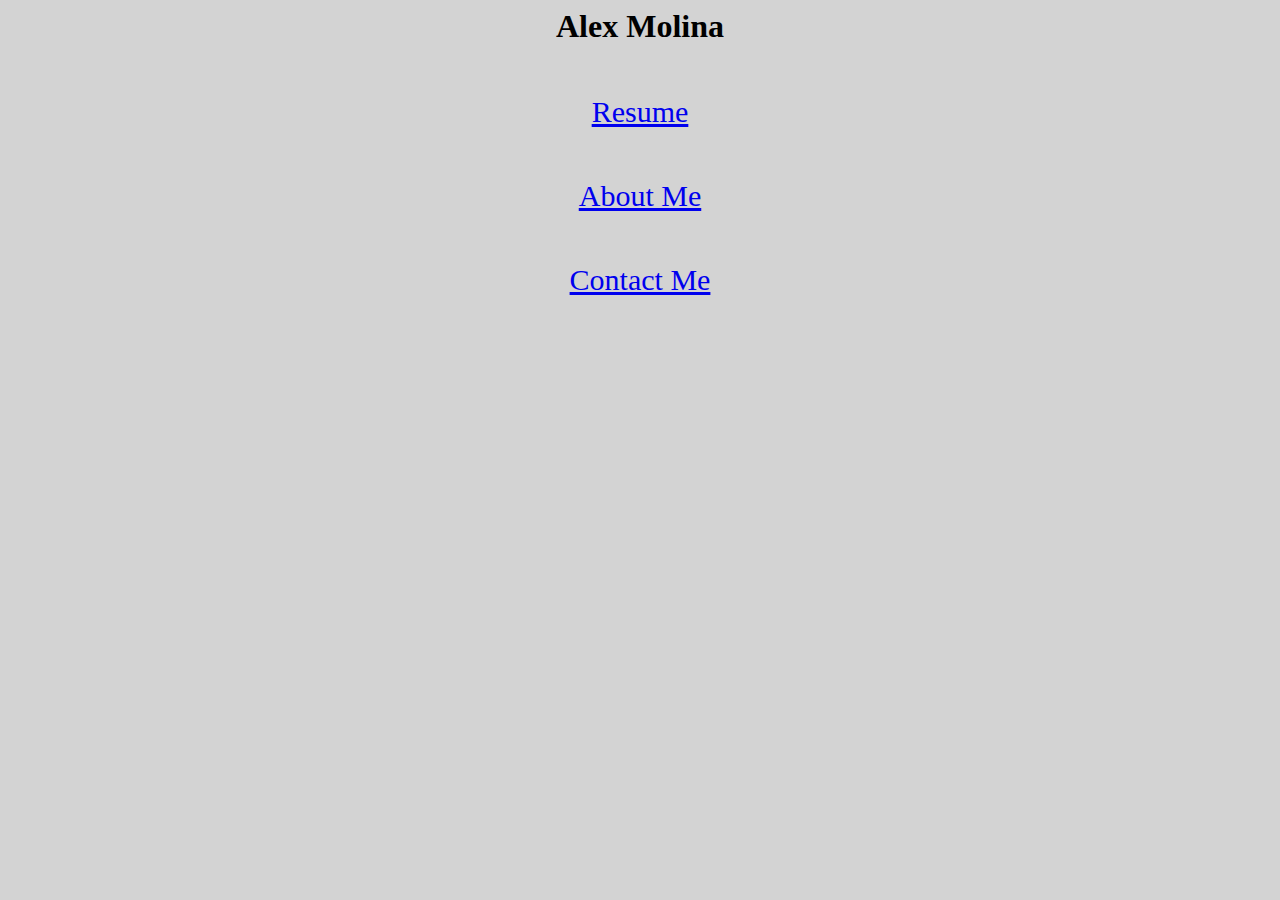
<file: index.html>
<html lang="en">
<head>
  <meta charset="UTF-8">
  <meta http-equiv="X-UA-Compatible" content="IE=edge">
  <meta name="viewport" content="width=device-width, initial-scale=1.0">
  <link rel="stylesheet" href="./Styles/styles.css">
  <title>Alex's Portfolio</title>
</head>

<body>
<h1>
  Alex Molina
</h1>
<a href="./Pages/resume.html"><p>Resume</p></a>
<a href="./Pages/about.html"><p>About Me</p></a>
<a href="./Pages/contact.html"><p>Contact Me</p></a>

</body>

</html>
</file>
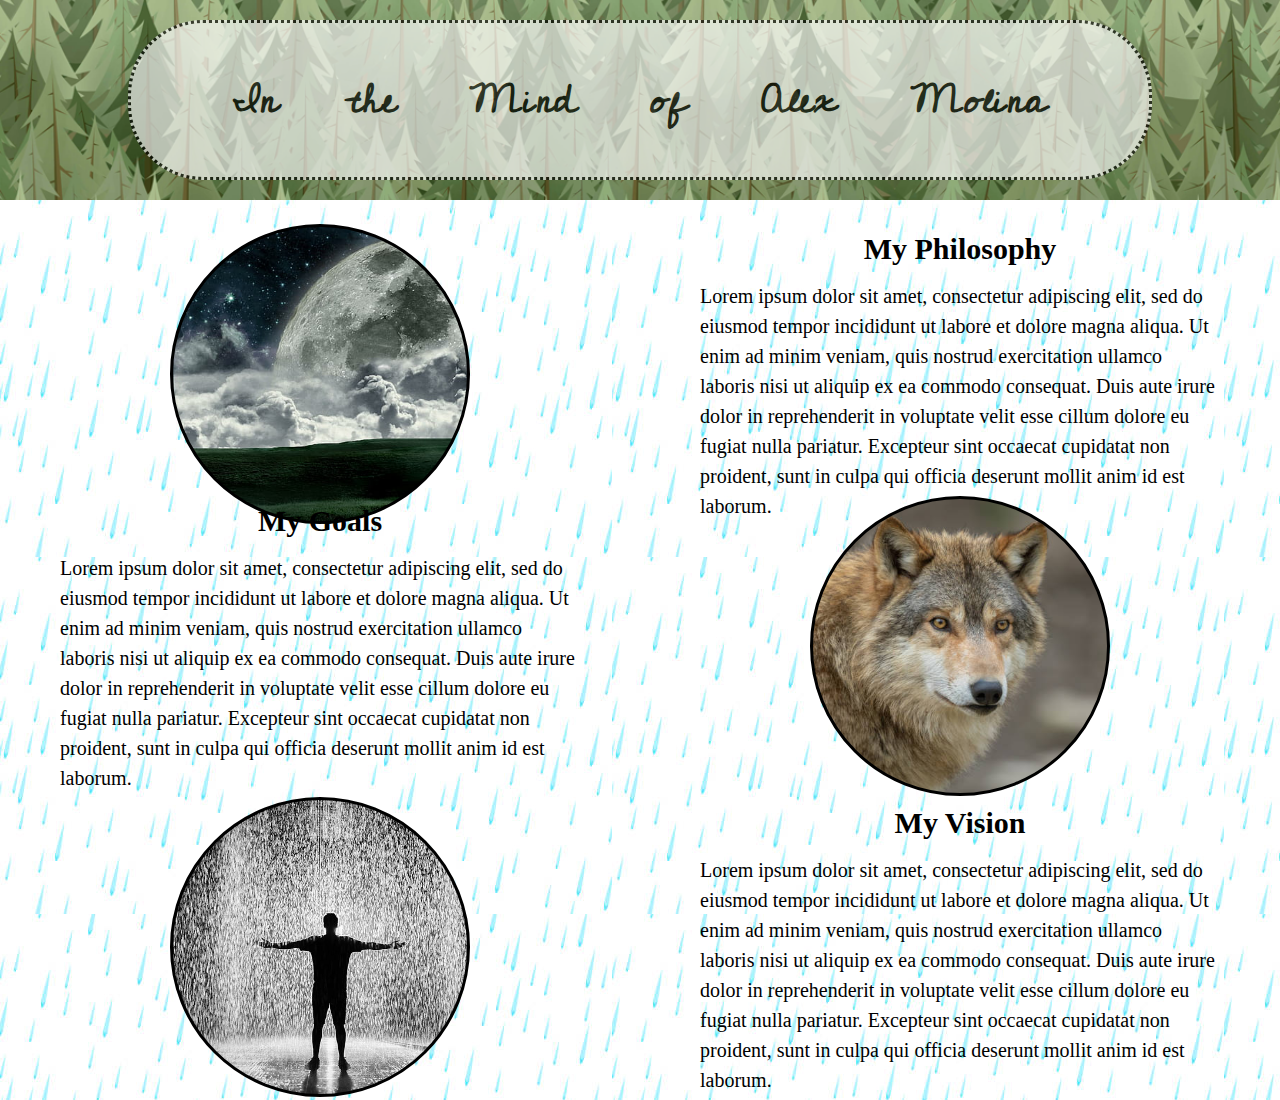
<file: about.html>
<!DOCTYPE html>
<html lang="en">
<head>
  <meta charset="UTF-8">
  <meta http-equiv="X-UA-Compatible" content="IE=edge">
  <meta name="viewport" content="width=device-width, initial-scale=1.0">
  <link rel="preconnect" href="https://fonts.googleapis.com">
  <link rel="preconnect" href="https://fonts.gstatic.com" crossorigin>
  <link href="https://fonts.googleapis.com/css2?family=Cedarville+Cursive&display=swap" rel="stylesheet">
  <link rel="stylesheet" href="reset.css">
  <link rel="stylesheet" href="about-styles.css">
  <title>About Me</title>
</head>
<body>
  <div class="main-container">
    <div class="side-banner" id="side-banner">
      <div class="side-banner-title"><span class="header-line1"><h1>In</h1></span>
        <span class="header-line2"><h1>the</h1></span>
        <span class="header-line3"><h1>Mind</h1></span>
        <span class="header-line4"><h1>of</h1></span>
        <span class="header-line5"><h1>Alex</h1></span>
        <span class="header-line6"><h1>Molina</h1></span>
      </div>
    </div>

    <div class="content-container" id="content">
      <div class="profile-pic-content-holder">
        <div class="profile-pic-container">
        <!-- <img src="./wolf about me placeholder.jpg"> -->
        </div>
      </div>

      <div class="my-philosophy-main-container">
        <div class="my-philosophy-header">
          <h2>My Philosophy</h2>
        </div>
        <div class="my-philosophy-body">
          <p>Lorem ipsum dolor sit amet, consectetur adipiscing elit, sed do eiusmod tempor incididunt ut labore et dolore magna aliqua. Ut enim ad minim veniam, quis nostrud exercitation ullamco laboris nisi ut aliquip ex ea commodo consequat. Duis aute irure dolor in reprehenderit in voluptate velit esse cillum dolore eu fugiat nulla pariatur. Excepteur sint occaecat cupidatat non proident, sunt in culpa qui officia deserunt mollit anim id est laborum.</p>
        </div>
      </div>

      <div class="my-goals-main-container">
        <div class="my-goals-header">
          <h2>My Goals</h2>
        </div>
        <div class="my-goals-body">
          <p>Lorem ipsum dolor sit amet, consectetur adipiscing elit, sed do eiusmod tempor incididunt ut labore et dolore magna aliqua. Ut enim ad minim veniam, quis nostrud exercitation ullamco laboris nisi ut aliquip ex ea commodo consequat. Duis aute irure dolor in reprehenderit in voluptate velit esse cillum dolore eu fugiat nulla pariatur. Excepteur sint occaecat cupidatat non proident, sunt in culpa qui officia deserunt mollit anim id est laborum.</p>
        </div>
      </div>

      <div class="profile-pic2-content-holder">
        <div class="profile-pic2-container">
        <!-- <img src="./wolf about me placeholder.jpg"> -->
        </div>
      </div>

      <div class="profile-pic3-content-holder">
        <div class="profile-pic3-container">
        <!-- <img src="./wolf about me placeholder.jpg"> -->
        </div>
      </div>

      <div class="my-vision-main-container">
        <div class="my-vision-header">
          <h2>My Vision</h2>
        </div>
        <div class="my-vision-body">
          <p>Lorem ipsum dolor sit amet, consectetur adipiscing elit, sed do eiusmod tempor incididunt ut labore et dolore magna aliqua. Ut enim ad minim veniam, quis nostrud exercitation ullamco laboris nisi ut aliquip ex ea commodo consequat. Duis aute irure dolor in reprehenderit in voluptate velit esse cillum dolore eu fugiat nulla pariatur. Excepteur sint occaecat cupidatat non proident, sunt in culpa qui officia deserunt mollit anim id est laborum.</p>
        </div>
      </div>
    </div>

  </div>
</body>
</html>
</file>
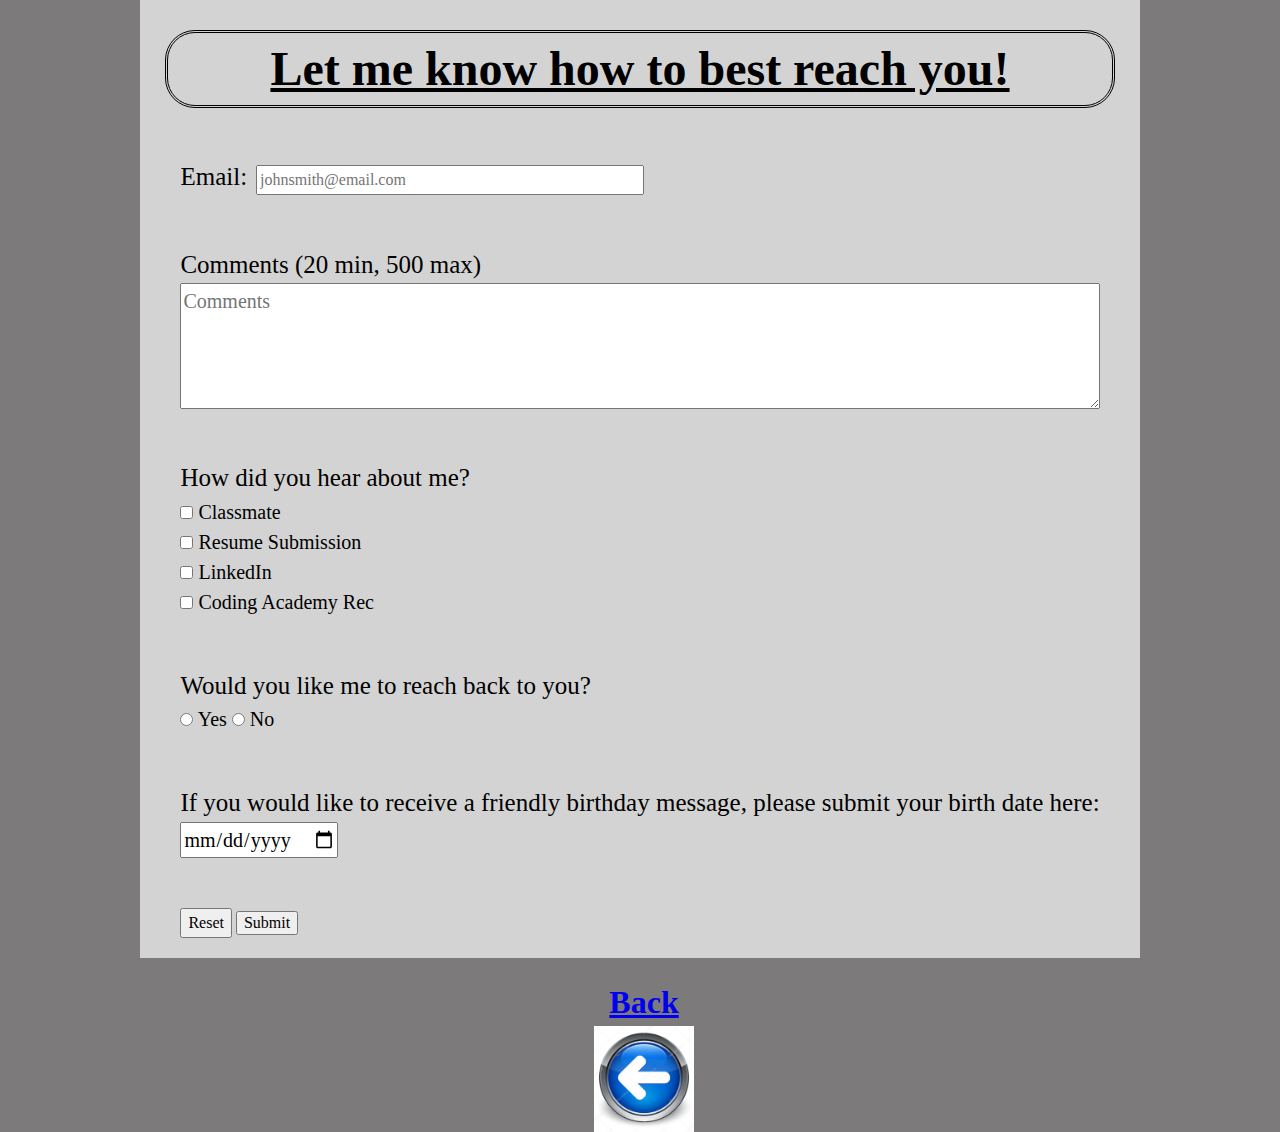
<file: contact.html>
<!DOCTYPE html>
<html lang="en">
<head>
  <meta charset="UTF-8">
  <meta http-equiv="X-UA-Compatible" content="IE=edge">
  <meta name="viewport" content="width=device-width, initial-scale=1.0">
  <link rel="stylesheet" href="./reset.css">
  <link rel="stylesheet" href="./contact-styles.css">
  <title>Contact Me!</title>
</head>
<body>
  <div class="main-container">
    <div class="banner">
      <h1>Let me know how to best reach you!</h1>
    </div>
    <div class="body-container">
      <div class="form-container">
        <form action="contactMe-results.html" method="GET" enctype="multipart/form-data">
          <div class="email">
            <label for="email" id="email-ID">Email:</label>
            <input type="text" placeholder="johnsmith@email.com" name="email" required size="40">
          </div>
          <div class="comments">
            <label for="comments">Comments (20 min, 500 max)</label>
            <textarea id="comments" placeholder="Comments" name="comments" minlength="20" maxlength="500" cols="25" rows="4"></textarea>
          </div>
          <div class="referred-checks">
            <p>How did you hear about me?</p>
            <div>
              <input type="checkbox" id="classmate" name="classmate-reference">
              <label for="classmate">Classmate</label>
            </div>
            <div>
              <input type="checkbox" id="resume" name="resume-reference">
              <label for="resume">Resume Submission</label>
            </div>
            <div>
              <input type="checkbox" id="linkedIn" name="linkedIn-reference">
              <label for="linkedIn">LinkedIn</label>
            </div>
            <div>
              <input type="checkbox" id="coding-academy-rec" name="coding-academy-rec-reference">
              <label for="coding-academy-rec">Coding Academy Rec</label>
            </div>
          </div>
          <div class="contact-back">
            <p>Would you like me to reach back to you?</p>
            <input type="radio" id="contact-back-yes" name="reply-back" value="yes">
            <label for="contact-back-yes">Yes</label>
            <input type="radio" id="contact-back-no" name="reply-back" value="no">
            <label for="contact-back-no">No</label>
          </div>
          <div class="birthday-wish">
            <p>If you would like to receive a friendly birthday message, please submit your birth date here:</p>
            <input type="date" onclick="this.showPicker()" name="birthdate">
          </div>
          <div class="submit">
            <button type="reset">Reset</button>
            <input type="submit" value="Submit">
          </div>
          <div class="go-back-link">
            <a href="index.html">
              <div class="img-container"><h1>Back</h1>
                <img src="go_back_arrow.jpg">
              </div>
            </a>
          </div>
        </form>
      </div>
    </div>
    
    

  </div>
</body>
</html>
</file>
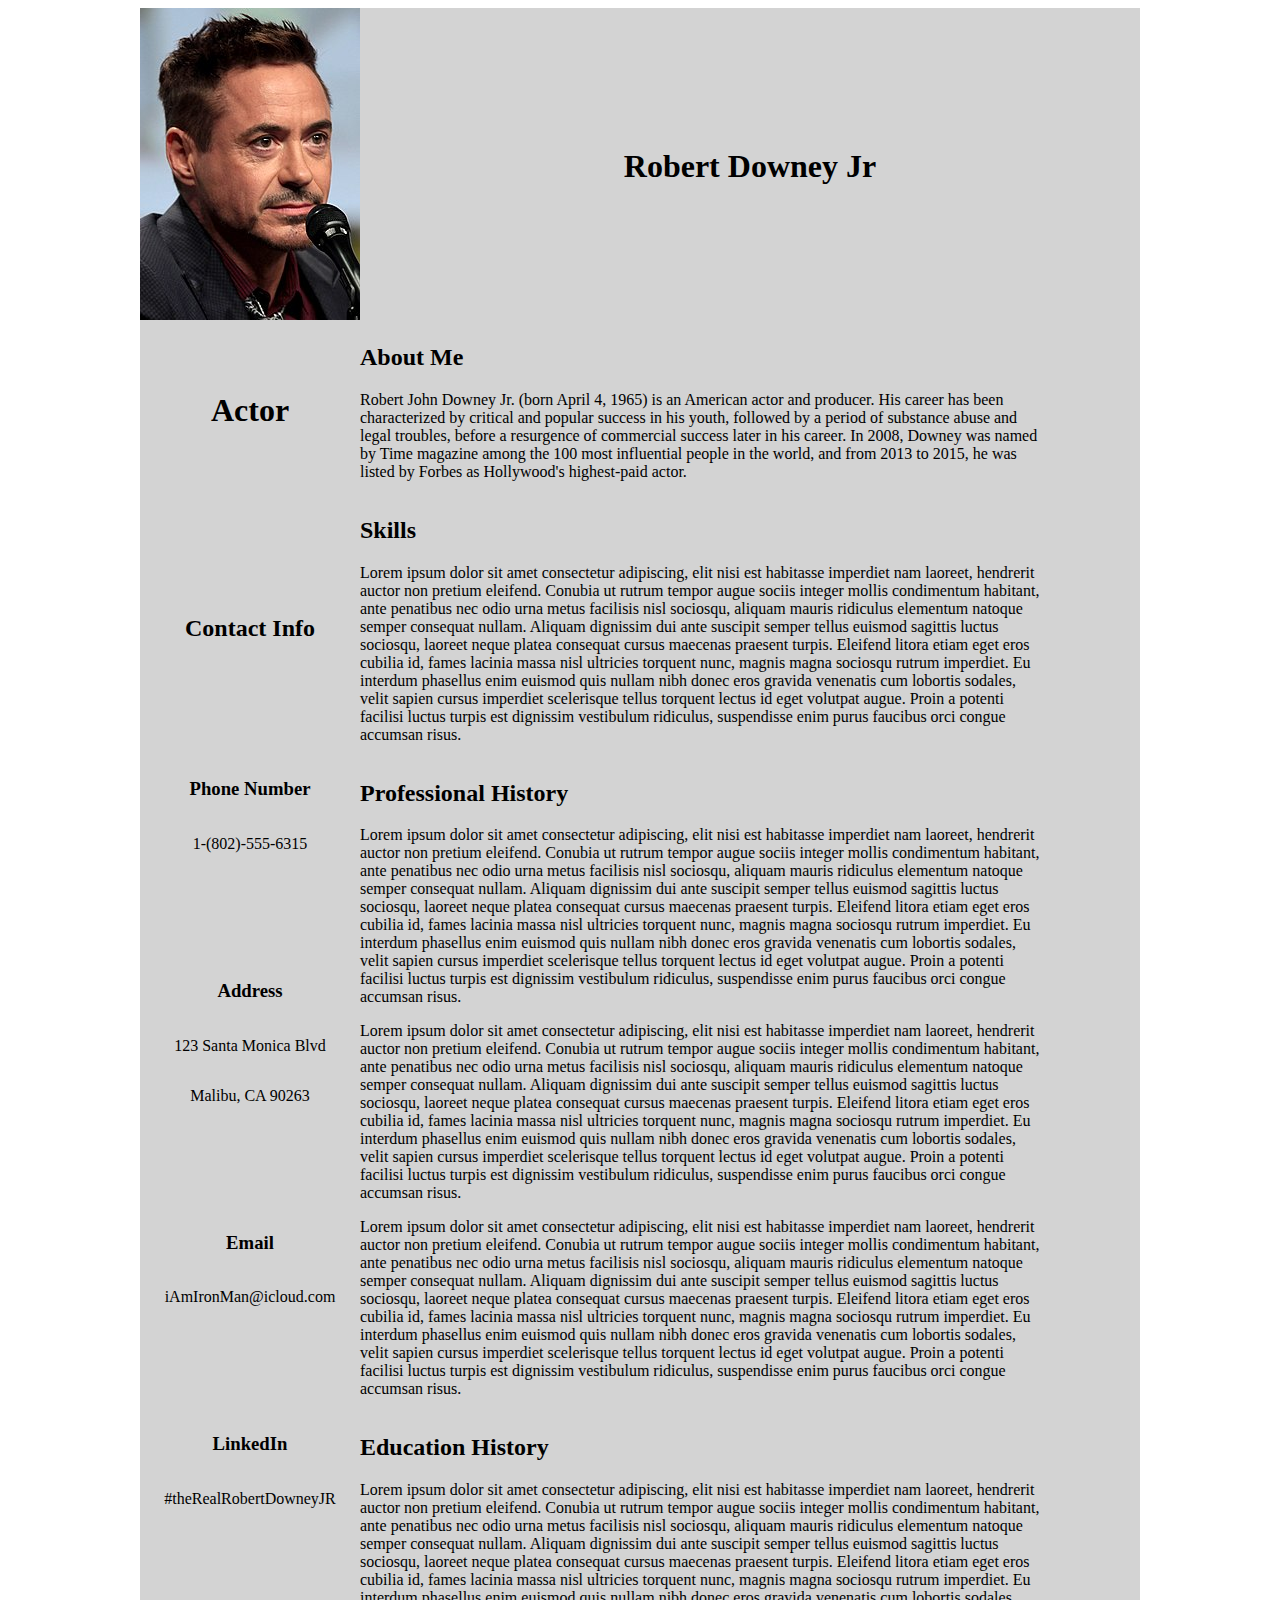
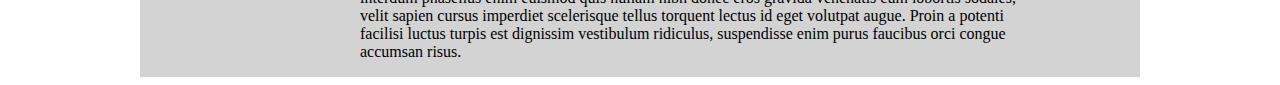
<file: resume.html>
<!DOCTYPE html>
<html lang="en">
<head>
  <meta charset="UTF-8">
  <meta http-equiv="X-UA-Compatible" content="IE=edge">
  <meta name="viewport" content="width=device-width, initial-scale=1.0">
  <link rel="stylesheet" href="resumeStyles.css">
  <title>Resume</title>
</head>
<body>
  <div class="mainContainer">
    <div class="picture"><img class="rdjPic" src="/Robert_Downey_Jr_2014.jpg"></div>
    <div class="name"><h1>Robert Downey Jr</h1></div>
    <div class="jobtitle"><h1>Actor</h1></div>
    <div class="aboutMe"><h2>About Me</h2><p>Robert John Downey Jr. (born April 4, 1965) is an American actor and producer. His career has been characterized by critical and popular success in his youth, followed by a period of substance abuse and legal troubles, before a resurgence of commercial success later in his career. In 2008, Downey was named by Time magazine among the 100 most influential people in the world, and from 2013 to 2015, he was listed by Forbes as Hollywood's highest-paid actor.</p></div>
    <div class="contactTitle"><h2>Contact Info</h2></div>
    <div class="skills"><h2>Skills</h2><p>Lorem ipsum dolor sit amet consectetur adipiscing, elit nisi est habitasse imperdiet nam laoreet, hendrerit auctor non pretium eleifend. Conubia ut rutrum tempor augue sociis integer mollis condimentum habitant, ante penatibus nec odio urna metus facilisis nisl sociosqu, aliquam mauris ridiculus elementum natoque semper consequat nullam. Aliquam dignissim dui ante suscipit semper tellus euismod sagittis luctus sociosqu, laoreet neque platea consequat cursus maecenas praesent turpis.

      Eleifend litora etiam eget eros cubilia id, fames lacinia massa nisl ultricies torquent nunc, magnis magna sociosqu rutrum imperdiet. Eu interdum phasellus enim euismod quis nullam nibh donec eros gravida venenatis cum lobortis sodales, velit sapien cursus imperdiet scelerisque tellus torquent lectus id eget volutpat augue. Proin a potenti facilisi luctus turpis est dignissim vestibulum ridiculus, suspendisse enim purus faucibus orci congue accumsan risus.</p></div>
    
      <div class="phoneNumber"><h3>Phone Number</h3><p>1-(802)-555-6315</p></div>
    <div class="address"><h3>Address</h3><p>123 Santa Monica Blvd</p><p>Malibu, CA 90263</p></div>
    <div class="email"><h3>Email</h3><p>iAmIronMan@icloud.com</p></div>
    <div class="professionHistory"><h2>Professional History</h2><p>Lorem ipsum dolor sit amet consectetur adipiscing, elit nisi est habitasse imperdiet nam laoreet, hendrerit auctor non pretium eleifend. Conubia ut rutrum tempor augue sociis integer mollis condimentum habitant, ante penatibus nec odio urna metus facilisis nisl sociosqu, aliquam mauris ridiculus elementum natoque semper consequat nullam. Aliquam dignissim dui ante suscipit semper tellus euismod sagittis luctus sociosqu, laoreet neque platea consequat cursus maecenas praesent turpis.

      Eleifend litora etiam eget eros cubilia id, fames lacinia massa nisl ultricies torquent nunc, magnis magna sociosqu rutrum imperdiet. Eu interdum phasellus enim euismod quis nullam nibh donec eros gravida venenatis cum lobortis sodales, velit sapien cursus imperdiet scelerisque tellus torquent lectus id eget volutpat augue. Proin a potenti facilisi luctus turpis est dignissim vestibulum ridiculus, suspendisse enim purus faucibus orci congue accumsan risus.</p><p>Lorem ipsum dolor sit amet consectetur adipiscing, elit nisi est habitasse imperdiet nam laoreet, hendrerit auctor non pretium eleifend. Conubia ut rutrum tempor augue sociis integer mollis condimentum habitant, ante penatibus nec odio urna metus facilisis nisl sociosqu, aliquam mauris ridiculus elementum natoque semper consequat nullam. Aliquam dignissim dui ante suscipit semper tellus euismod sagittis luctus sociosqu, laoreet neque platea consequat cursus maecenas praesent turpis.

        Eleifend litora etiam eget eros cubilia id, fames lacinia massa nisl ultricies torquent nunc, magnis magna sociosqu rutrum imperdiet. Eu interdum phasellus enim euismod quis nullam nibh donec eros gravida venenatis cum lobortis sodales, velit sapien cursus imperdiet scelerisque tellus torquent lectus id eget volutpat augue. Proin a potenti facilisi luctus turpis est dignissim vestibulum ridiculus, suspendisse enim purus faucibus orci congue accumsan risus.</p><p>Lorem ipsum dolor sit amet consectetur adipiscing, elit nisi est habitasse imperdiet nam laoreet, hendrerit auctor non pretium eleifend. Conubia ut rutrum tempor augue sociis integer mollis condimentum habitant, ante penatibus nec odio urna metus facilisis nisl sociosqu, aliquam mauris ridiculus elementum natoque semper consequat nullam. Aliquam dignissim dui ante suscipit semper tellus euismod sagittis luctus sociosqu, laoreet neque platea consequat cursus maecenas praesent turpis.

          Eleifend litora etiam eget eros cubilia id, fames lacinia massa nisl ultricies torquent nunc, magnis magna sociosqu rutrum imperdiet. Eu interdum phasellus enim euismod quis nullam nibh donec eros gravida venenatis cum lobortis sodales, velit sapien cursus imperdiet scelerisque tellus torquent lectus id eget volutpat augue. Proin a potenti facilisi luctus turpis est dignissim vestibulum ridiculus, suspendisse enim purus faucibus orci congue accumsan risus.</p></div>
    <div class="linkedIn"><h3>LinkedIn</h3><p>#theRealRobertDowneyJR</p></div>
    <div class="educationalHistory"><h2>Education History</h2><p>Lorem ipsum dolor sit amet consectetur adipiscing, elit nisi est habitasse imperdiet nam laoreet, hendrerit auctor non pretium eleifend. Conubia ut rutrum tempor augue sociis integer mollis condimentum habitant, ante penatibus nec odio urna metus facilisis nisl sociosqu, aliquam mauris ridiculus elementum natoque semper consequat nullam. Aliquam dignissim dui ante suscipit semper tellus euismod sagittis luctus sociosqu, laoreet neque platea consequat cursus maecenas praesent turpis.

      Eleifend litora etiam eget eros cubilia id, fames lacinia massa nisl ultricies torquent nunc, magnis magna sociosqu rutrum imperdiet. Eu interdum phasellus enim euismod quis nullam nibh donec eros gravida venenatis cum lobortis sodales, velit sapien cursus imperdiet scelerisque tellus torquent lectus id eget volutpat augue. Proin a potenti facilisi luctus turpis est dignissim vestibulum ridiculus, suspendisse enim purus faucibus orci congue accumsan risus.</p></div>

  </div>
</body>
</html>
</file>
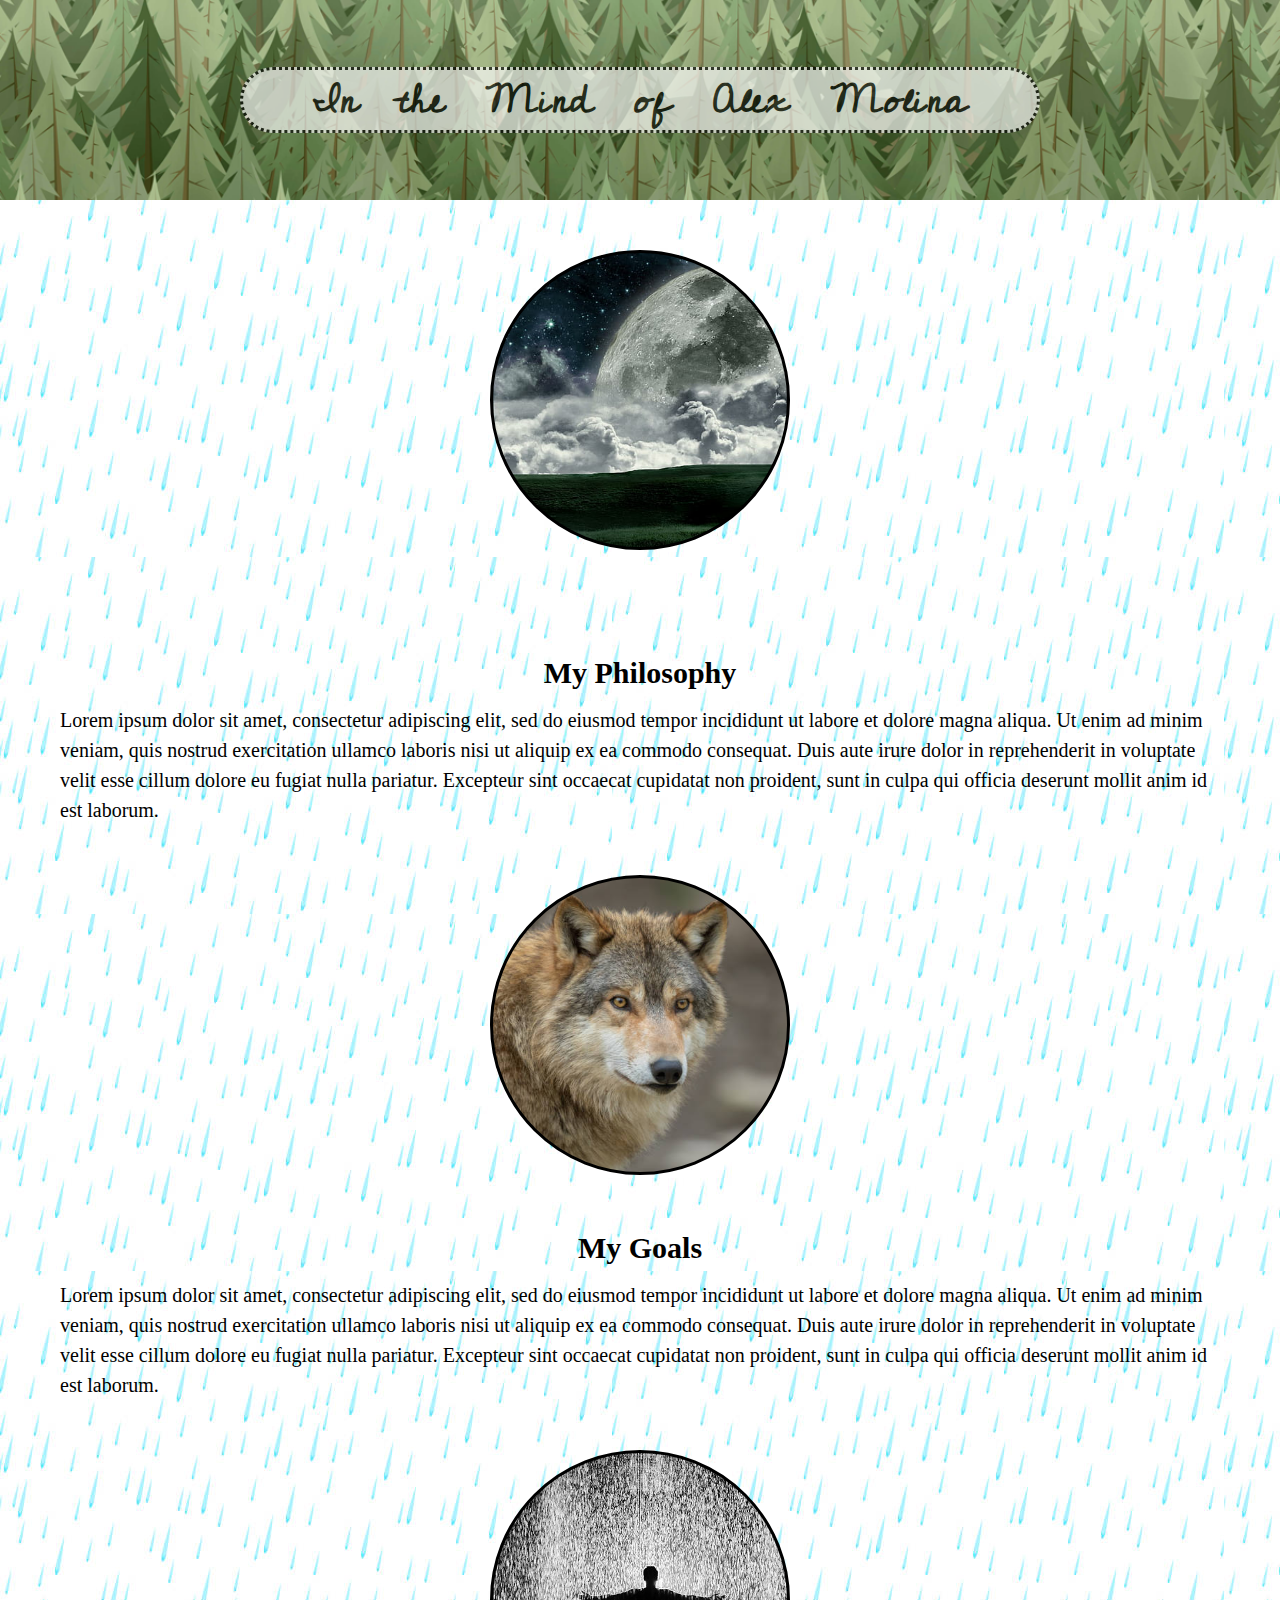
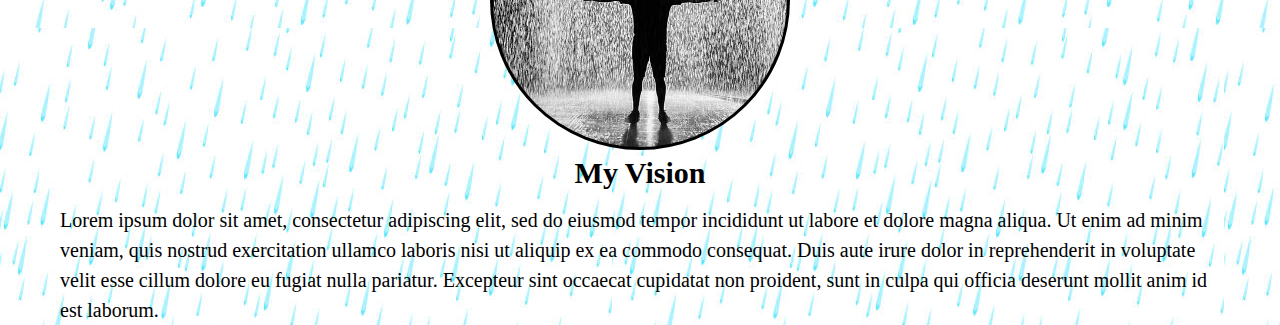
<file: Pages/about.html>
<!DOCTYPE html>
<html lang="en">
<head>
  <meta charset="UTF-8">
  <meta http-equiv="X-UA-Compatible" content="IE=edge">
  <meta name="viewport" content="width=device-width, initial-scale=1.0">
  <link rel="preconnect" href="https://fonts.googleapis.com">
  <link rel="preconnect" href="https://fonts.gstatic.com" crossorigin>
  <link href="https://fonts.googleapis.com/css2?family=Cedarville+Cursive&display=swap" rel="stylesheet">
  <link rel="stylesheet" href="../Styles/reset.css">
  <link rel="stylesheet" href="../Styles/about-styles.css">
  <title>About Me</title>
</head>
<body>
  <div class="main-container">
    <div class="side-banner" id="side-banner">
      <div class="side-banner-title"><span class="header-line1"><h1>In</h1></span>
        <span class="header-line2"><h1>the</h1></span>
        <span class="header-line3"><h1>Mind</h1></span>
        <span class="header-line4"><h1>of</h1></span>
        <span class="header-line5"><h1>Alex</h1></span>
        <span class="header-line6"><h1>Molina</h1></span>
      </div>
    </div>

    <div class="content-container" id="content">
      <div class="profile-pic-content-holder">
        <div class="profile-pic-container">
        <!-- <img src="./wolf about me placeholder.jpg"> -->
        </div>
      </div>

      <div class="my-philosophy-main-container">
        <div class="my-philosophy-header">
          <h2>My Philosophy</h2>
        </div>
        <div class="my-philosophy-body">
          <p>Lorem ipsum dolor sit amet, consectetur adipiscing elit, sed do eiusmod tempor incididunt ut labore et dolore magna aliqua. Ut enim ad minim veniam, quis nostrud exercitation ullamco laboris nisi ut aliquip ex ea commodo consequat. Duis aute irure dolor in reprehenderit in voluptate velit esse cillum dolore eu fugiat nulla pariatur. Excepteur sint occaecat cupidatat non proident, sunt in culpa qui officia deserunt mollit anim id est laborum.</p>
        </div>
      </div>

      <div class="my-goals-main-container">
        <div class="my-goals-header">
          <h2>My Goals</h2>
        </div>
        <div class="my-goals-body">
          <p>Lorem ipsum dolor sit amet, consectetur adipiscing elit, sed do eiusmod tempor incididunt ut labore et dolore magna aliqua. Ut enim ad minim veniam, quis nostrud exercitation ullamco laboris nisi ut aliquip ex ea commodo consequat. Duis aute irure dolor in reprehenderit in voluptate velit esse cillum dolore eu fugiat nulla pariatur. Excepteur sint occaecat cupidatat non proident, sunt in culpa qui officia deserunt mollit anim id est laborum.</p>
        </div>
      </div>

      <div class="profile-pic2-content-holder">
        <div class="profile-pic2-container">
        <!-- <img src="./wolf about me placeholder.jpg"> -->
        </div>
      </div>

      <div class="profile-pic3-content-holder">
        <div class="profile-pic3-container">
        <!-- <img src="./wolf about me placeholder.jpg"> -->
        </div>
      </div>

      <div class="my-vision-main-container">
        <div class="my-vision-header">
          <h2>My Vision</h2>
        </div>
        <div class="my-vision-body">
          <p>Lorem ipsum dolor sit amet, consectetur adipiscing elit, sed do eiusmod tempor incididunt ut labore et dolore magna aliqua. Ut enim ad minim veniam, quis nostrud exercitation ullamco laboris nisi ut aliquip ex ea commodo consequat. Duis aute irure dolor in reprehenderit in voluptate velit esse cillum dolore eu fugiat nulla pariatur. Excepteur sint occaecat cupidatat non proident, sunt in culpa qui officia deserunt mollit anim id est laborum.</p>
        </div>
      </div>
    </div>

  </div>
</body>
</html>
</file>
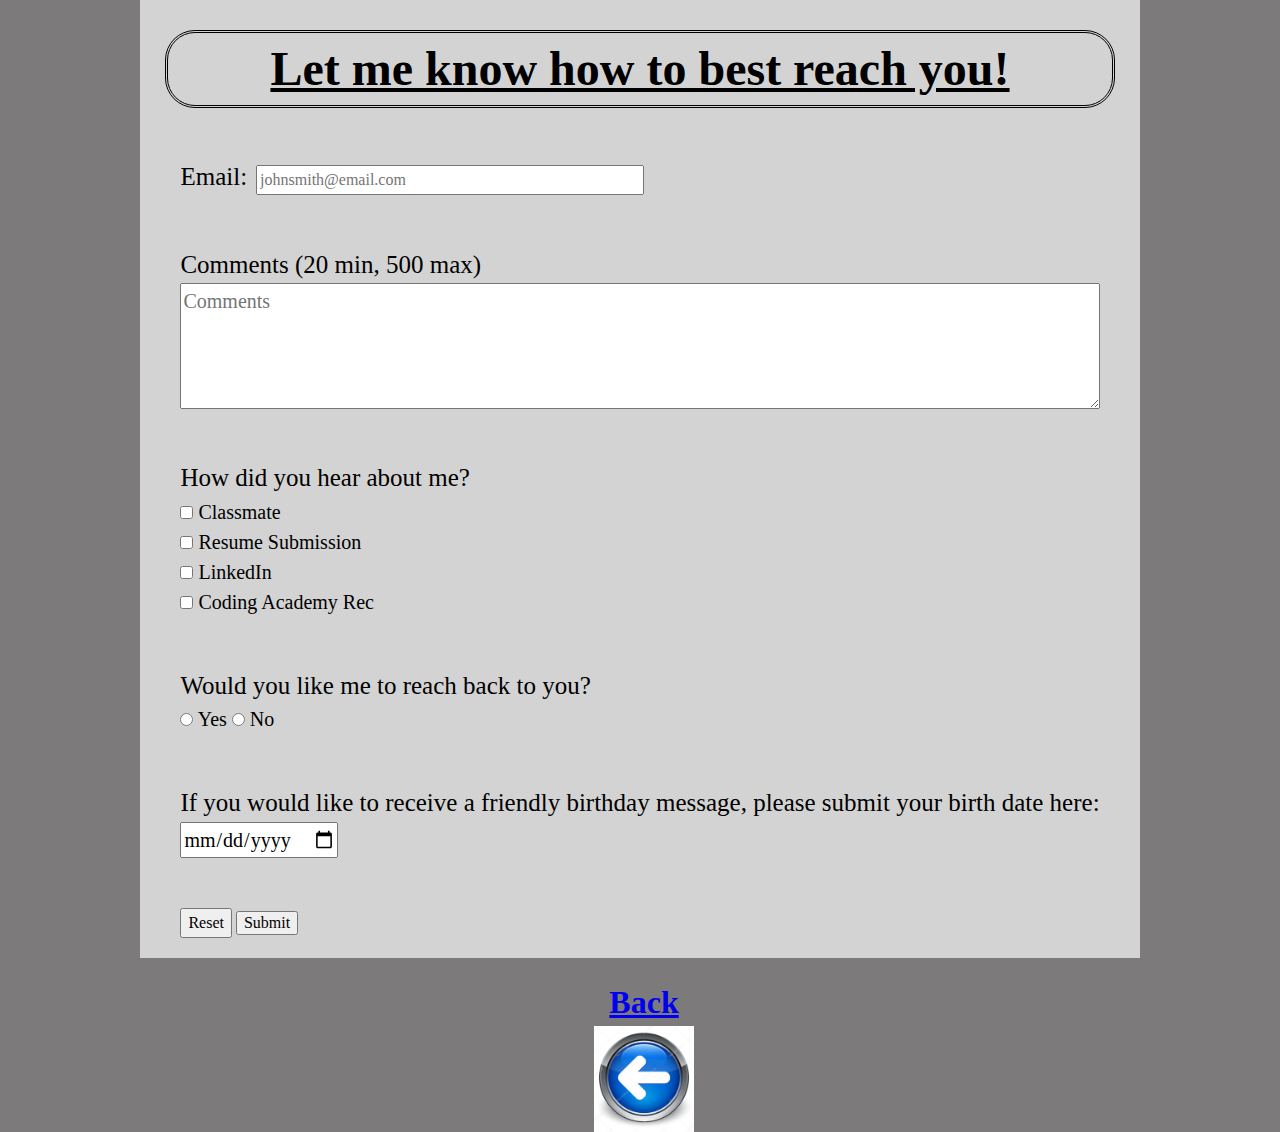
<file: Pages/contact.html>
<!DOCTYPE html>
<html lang="en">
<head>
  <meta charset="UTF-8">
  <meta http-equiv="X-UA-Compatible" content="IE=edge">
  <meta name="viewport" content="width=device-width, initial-scale=1.0">
  <link rel="stylesheet" href="../Styles/reset.css">
  <link rel="stylesheet" href="../Styles/contact-styles.css">
  <title>Contact Me!</title>
</head>
<body>
  <div class="main-container">
    <div class="banner">
      <h1>Let me know how to best reach you!</h1>
    </div>
    <div class="body-container">
      <div class="form-container">
        <form action="contactMe-results.html" method="GET" enctype="multipart/form-data">
          <div class="email">
            <label for="email" id="email-ID">Email:</label>
            <input type="text" placeholder="johnsmith@email.com" name="email" required size="40">
          </div>
          <div class="comments">
            <label for="comments">Comments (20 min, 500 max)</label>
            <textarea id="comments" placeholder="Comments" name="comments" minlength="20" maxlength="500" cols="25" rows="4"></textarea>
          </div>
          <div class="referred-checks">
            <p>How did you hear about me?</p>
            <div>
              <input type="checkbox" id="classmate" name="classmate-reference">
              <label for="classmate">Classmate</label>
            </div>
            <div>
              <input type="checkbox" id="resume" name="resume-reference">
              <label for="resume">Resume Submission</label>
            </div>
            <div>
              <input type="checkbox" id="linkedIn" name="linkedIn-reference">
              <label for="linkedIn">LinkedIn</label>
            </div>
            <div>
              <input type="checkbox" id="coding-academy-rec" name="coding-academy-rec-reference">
              <label for="coding-academy-rec">Coding Academy Rec</label>
            </div>
          </div>
          <div class="contact-back">
            <p>Would you like me to reach back to you?</p>
            <input type="radio" id="contact-back-yes" name="reply-back" value="yes">
            <label for="contact-back-yes">Yes</label>
            <input type="radio" id="contact-back-no" name="reply-back" value="no">
            <label for="contact-back-no">No</label>
          </div>
          <div class="birthday-wish">
            <p>If you would like to receive a friendly birthday message, please submit your birth date here:</p>
            <input type="date" onclick="this.showPicker()" name="birthdate">
          </div>
          <div class="submit">
            <button type="reset">Reset</button>
            <input type="submit" value="Submit">
          </div>
          <div class="go-back-link">
            <a href="../index.html">
              <div class="img-container"><h1>Back</h1>
                <img src="../Resources/go_back_arrow.jpg">
              </div>
            </a>
          </div>
        </form>
      </div>
    </div>
    
    

  </div>
</body>
</html>
</file>
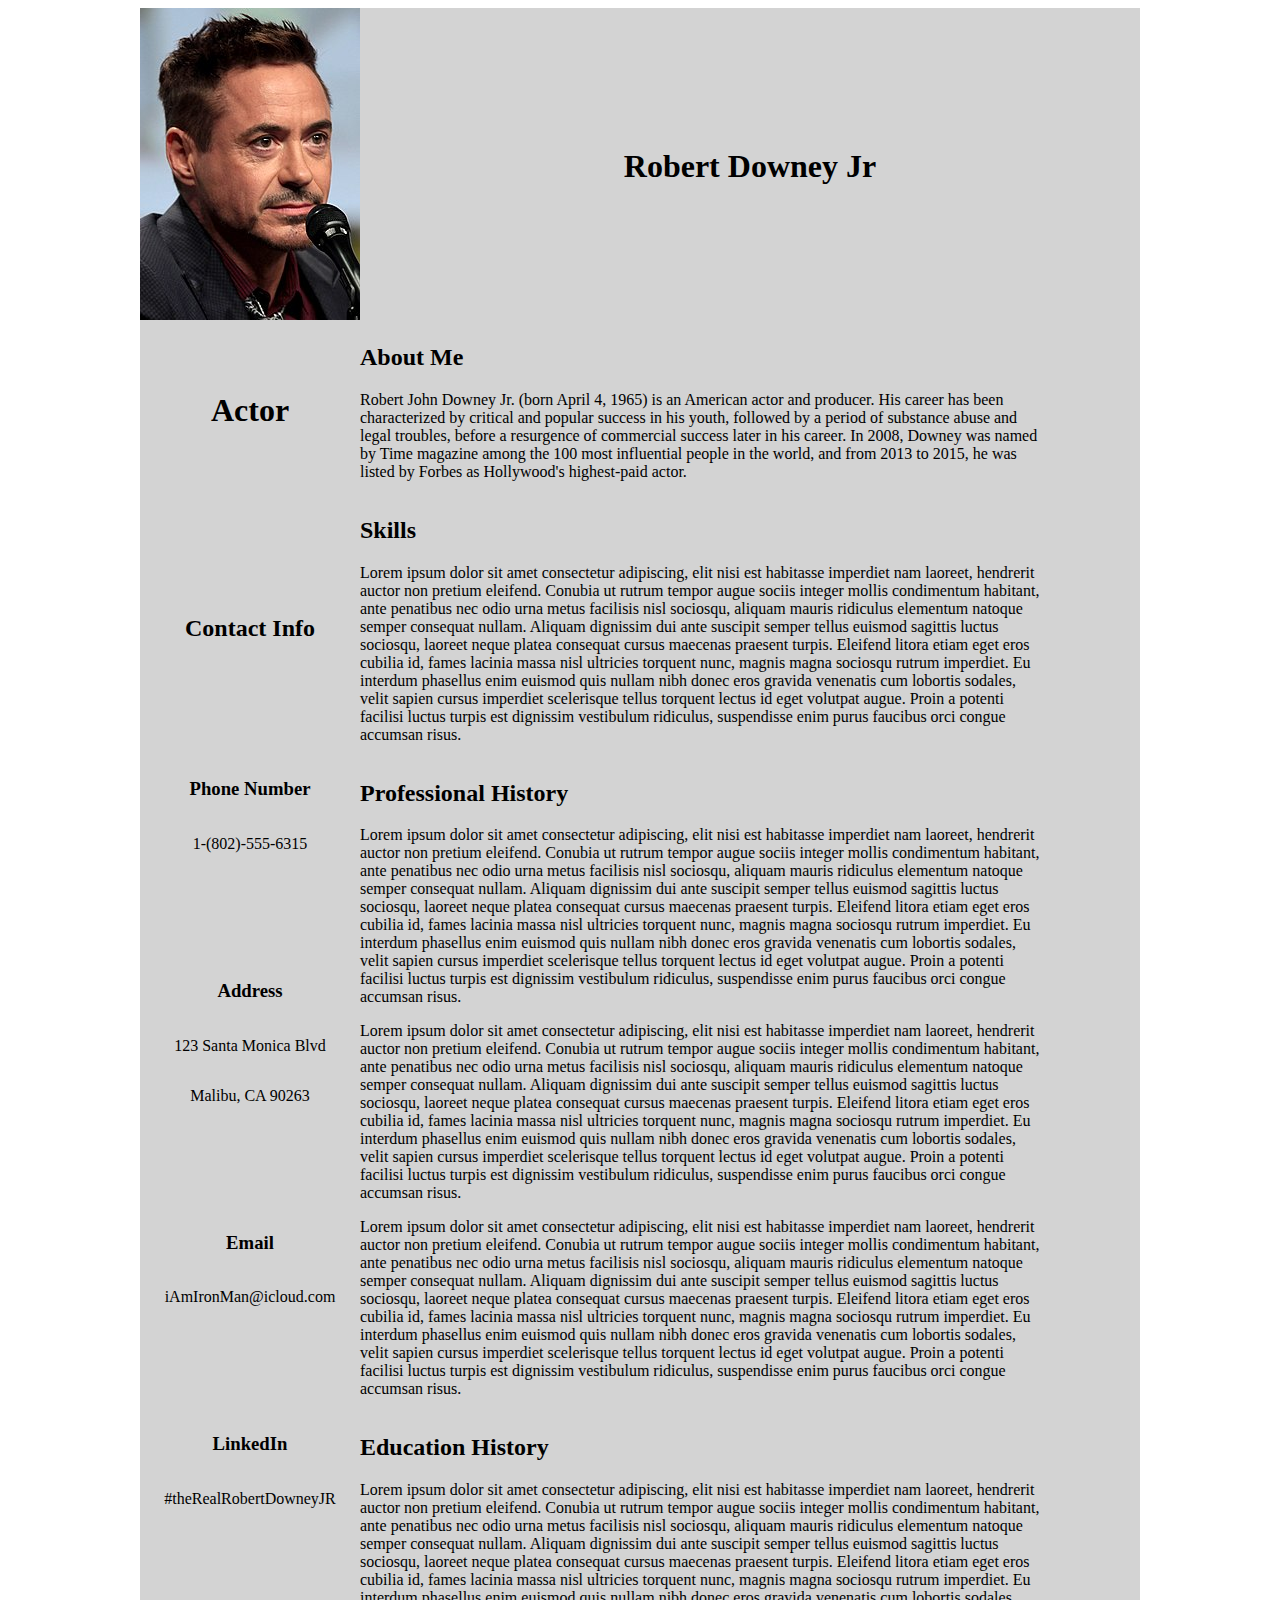
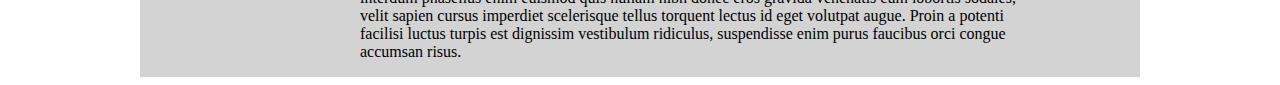
<file: Pages/resume.html>
<!DOCTYPE html>
<html lang="en">
<head>
  <meta charset="UTF-8">
  <meta http-equiv="X-UA-Compatible" content="IE=edge">
  <meta name="viewport" content="width=device-width, initial-scale=1.0">
  <link rel="stylesheet" href="../Styles/resumeStyles.css">
  <title>Resume</title>
</head>
<body>
  <div class="mainContainer">
    <div class="picture"><img class="rdjPic" src="../Resources/Robert_Downey_Jr_2014.jpg"></div>
    <div class="name"><h1>Robert Downey Jr</h1></div>
    <div class="jobtitle"><h1>Actor</h1></div>
    <div class="aboutMe"><h2>About Me</h2><p>Robert John Downey Jr. (born April 4, 1965) is an American actor and producer. His career has been characterized by critical and popular success in his youth, followed by a period of substance abuse and legal troubles, before a resurgence of commercial success later in his career. In 2008, Downey was named by Time magazine among the 100 most influential people in the world, and from 2013 to 2015, he was listed by Forbes as Hollywood's highest-paid actor.</p></div>
    <div class="contactTitle"><h2>Contact Info</h2></div>
    <div class="skills"><h2>Skills</h2><p>Lorem ipsum dolor sit amet consectetur adipiscing, elit nisi est habitasse imperdiet nam laoreet, hendrerit auctor non pretium eleifend. Conubia ut rutrum tempor augue sociis integer mollis condimentum habitant, ante penatibus nec odio urna metus facilisis nisl sociosqu, aliquam mauris ridiculus elementum natoque semper consequat nullam. Aliquam dignissim dui ante suscipit semper tellus euismod sagittis luctus sociosqu, laoreet neque platea consequat cursus maecenas praesent turpis.

      Eleifend litora etiam eget eros cubilia id, fames lacinia massa nisl ultricies torquent nunc, magnis magna sociosqu rutrum imperdiet. Eu interdum phasellus enim euismod quis nullam nibh donec eros gravida venenatis cum lobortis sodales, velit sapien cursus imperdiet scelerisque tellus torquent lectus id eget volutpat augue. Proin a potenti facilisi luctus turpis est dignissim vestibulum ridiculus, suspendisse enim purus faucibus orci congue accumsan risus.</p></div>
    
      <div class="phoneNumber"><h3>Phone Number</h3><p>1-(802)-555-6315</p></div>
    <div class="address"><h3>Address</h3><p>123 Santa Monica Blvd</p><p>Malibu, CA 90263</p></div>
    <div class="email"><h3>Email</h3><p>iAmIronMan@icloud.com</p></div>
    <div class="professionHistory"><h2>Professional History</h2><p>Lorem ipsum dolor sit amet consectetur adipiscing, elit nisi est habitasse imperdiet nam laoreet, hendrerit auctor non pretium eleifend. Conubia ut rutrum tempor augue sociis integer mollis condimentum habitant, ante penatibus nec odio urna metus facilisis nisl sociosqu, aliquam mauris ridiculus elementum natoque semper consequat nullam. Aliquam dignissim dui ante suscipit semper tellus euismod sagittis luctus sociosqu, laoreet neque platea consequat cursus maecenas praesent turpis.

      Eleifend litora etiam eget eros cubilia id, fames lacinia massa nisl ultricies torquent nunc, magnis magna sociosqu rutrum imperdiet. Eu interdum phasellus enim euismod quis nullam nibh donec eros gravida venenatis cum lobortis sodales, velit sapien cursus imperdiet scelerisque tellus torquent lectus id eget volutpat augue. Proin a potenti facilisi luctus turpis est dignissim vestibulum ridiculus, suspendisse enim purus faucibus orci congue accumsan risus.</p><p>Lorem ipsum dolor sit amet consectetur adipiscing, elit nisi est habitasse imperdiet nam laoreet, hendrerit auctor non pretium eleifend. Conubia ut rutrum tempor augue sociis integer mollis condimentum habitant, ante penatibus nec odio urna metus facilisis nisl sociosqu, aliquam mauris ridiculus elementum natoque semper consequat nullam. Aliquam dignissim dui ante suscipit semper tellus euismod sagittis luctus sociosqu, laoreet neque platea consequat cursus maecenas praesent turpis.

        Eleifend litora etiam eget eros cubilia id, fames lacinia massa nisl ultricies torquent nunc, magnis magna sociosqu rutrum imperdiet. Eu interdum phasellus enim euismod quis nullam nibh donec eros gravida venenatis cum lobortis sodales, velit sapien cursus imperdiet scelerisque tellus torquent lectus id eget volutpat augue. Proin a potenti facilisi luctus turpis est dignissim vestibulum ridiculus, suspendisse enim purus faucibus orci congue accumsan risus.</p><p>Lorem ipsum dolor sit amet consectetur adipiscing, elit nisi est habitasse imperdiet nam laoreet, hendrerit auctor non pretium eleifend. Conubia ut rutrum tempor augue sociis integer mollis condimentum habitant, ante penatibus nec odio urna metus facilisis nisl sociosqu, aliquam mauris ridiculus elementum natoque semper consequat nullam. Aliquam dignissim dui ante suscipit semper tellus euismod sagittis luctus sociosqu, laoreet neque platea consequat cursus maecenas praesent turpis.

          Eleifend litora etiam eget eros cubilia id, fames lacinia massa nisl ultricies torquent nunc, magnis magna sociosqu rutrum imperdiet. Eu interdum phasellus enim euismod quis nullam nibh donec eros gravida venenatis cum lobortis sodales, velit sapien cursus imperdiet scelerisque tellus torquent lectus id eget volutpat augue. Proin a potenti facilisi luctus turpis est dignissim vestibulum ridiculus, suspendisse enim purus faucibus orci congue accumsan risus.</p></div>
    <div class="linkedIn"><h3>LinkedIn</h3><p>#theRealRobertDowneyJR</p></div>
    <div class="educationalHistory"><h2>Education History</h2><p>Lorem ipsum dolor sit amet consectetur adipiscing, elit nisi est habitasse imperdiet nam laoreet, hendrerit auctor non pretium eleifend. Conubia ut rutrum tempor augue sociis integer mollis condimentum habitant, ante penatibus nec odio urna metus facilisis nisl sociosqu, aliquam mauris ridiculus elementum natoque semper consequat nullam. Aliquam dignissim dui ante suscipit semper tellus euismod sagittis luctus sociosqu, laoreet neque platea consequat cursus maecenas praesent turpis.

      Eleifend litora etiam eget eros cubilia id, fames lacinia massa nisl ultricies torquent nunc, magnis magna sociosqu rutrum imperdiet. Eu interdum phasellus enim euismod quis nullam nibh donec eros gravida venenatis cum lobortis sodales, velit sapien cursus imperdiet scelerisque tellus torquent lectus id eget volutpat augue. Proin a potenti facilisi luctus turpis est dignissim vestibulum ridiculus, suspendisse enim purus faucibus orci congue accumsan risus.</p></div>

  </div>
</body>
</html>
</file>
<file: Styles/styles.css>
body{
  background-color: lightgrey;
}

h1{
  color: black;
  display: flex;
  justify-content: center;
}

p{
  margin-top: 50px;
  font-size: 30px;
  display: flex;
  justify-content: center;
}
</file>
<file: about-styles.css>
@media (max-width: 1549px)
{

  .main-container{
    height: 100%;
    width: 100%;
    background-color: lightgrey;
    display: flex;
    flex-direction: column;
  }
  
  .side-banner{
    /* border: solid 1px red; */
    font-family: 'Cedarville Cursive', cursive;
    background-image: url("repeating-trees-background.png");
    background-repeat: no-repeat;
    background-size: cover;
    min-height: 200px;
    display: flex;
    justify-content: center;
    align-items: center;
  
  }
  
  .side-banner-title{
    height: 80%;
    width: 80%;
    border-style: dotted;
    border-radius: 75px;
    padding: 0px 30px;
    display: flex;
    align-items: center;
    justify-content: space-evenly;
    background-color: white;
    opacity: .65;
  }
  
  .header-line1{
    /* margin: 10px; */
    font-size: 20px;
  }
  
  .header-line2{
    /* margin: 10px; */
    font-size: 20px;
  }
  
  .header-line3{
    /* margin: 10px; */
    font-size: 20px;
  }
  
  .header-line4{
    /* margin: 10px; */
    font-size: 20px;
  }
  
  .header-line5{
    /* margin: 10px; */
    font-size: 20px;
  }
  
  .header-line6{
    /* margin: 10px; */
    font-size: 20px;
  }
  

.content-container{
  /* border: solid 1px blue; */
  height: 100%;
  width: 100%;
  display: grid;
  grid-template-columns: 50% 50%;
  grid-template-rows: 33% 33% 34%;
  background-image: url("./background-rain.jpg");
}

.profile-pic-content-holder{
  margin-top: 50px;
  display: flex;
  justify-content: center;
  align-items: center;
}

.profile-pic-container{
  border-style:solid;
  border-radius: 250px;
  background-image: url("./cosmic-moon-pic.jpg");
  background-repeat: no-repeat;
  background-size: cover;
  height: 300px;
  width: 300px;
  
}

.my-philosophy-main-container{
  display: flex;
  flex-direction: column;
  align-items: center;
  justify-content: center;
  margin-top: 50px;
  min-width: auto;
  max-width: auto;
  max-height: auto;
}

.my-philosophy-header{
  font-size: 20px;
  margin-bottom: 10px;
}

.my-philosophy-body{
  font-size: 20px;
  padding: 0px 60px;
}

.my-goals-main-container{
  display: flex;
  flex-direction: column;
  align-items: center;
  justify-content: center;
  min-width: auto;
  max-width: auto;
  max-height: auto;
}

.my-goals-header{
  font-size: 20px;
  margin-bottom: 10px;
}

.my-goals-body{
  font-size: 20px;
  padding: 0px 60px;
}

.profile-pic2-content-holder{
  display: flex;
  justify-content: center;
  align-items: center;
}

.profile-pic2-container{
  border-style:solid;
  border-radius: 300px;
  background-image: url("./wolf\ about\ me\ placeholder.jpg");
  background-repeat: no-repeat;
  background-size: cover;
  height: 300px;
  width: 300px;
}

.profile-pic3-content-holder{
  display: flex;
  justify-content: center;
  align-items: center;
}

.profile-pic3-container{
  border-style:solid;
  border-radius: 400px;
  background-image: url("./chilling-rain-pic.jpg");
  background-repeat: no-repeat;
  background-size: cover;
  height: 300px;
  width: 300px;
  
}

.my-vision-main-container{
  display: flex;
  flex-direction: column;
  align-items: center;
  justify-content: center;
  min-width: auto;
  max-width: auto;
  max-height: auto;
}

.my-vision-header{
  font-size: 20px;
  margin-bottom: 10px;
}

.my-vision-body{
  font-size: 20px;
  padding: 0px 60px;
}
}


@media (min-width: 1550px){
  .main-container{
    height: 100%;
    width: 100%;
    background-color: lightgrey;
    display: flex;
  }
  
  .side-banner{
    /* border: solid 1px red; */
    height: 100%;
    width: 25%;
    min-width: 500px;
    display: flex;
    flex-direction: column;
    align-items: center;
    font-family: 'Cedarville Cursive', cursive;
    background-image: url("repeating-trees-background.png");
    background-repeat: no-repeat;
    background-size: cover;
  
  }
  
  .side-banner-title{
    height: 100%;
    border-style: dotted;
    border-radius: 75px;
    padding: 0px 30px;
    display: flex;
    flex-direction: column;
    align-items: center;
    justify-content: space-evenly;
    background-color: white;
    opacity: .6;
  }
  
  .header-line1{
    /* margin: 10px; */
    font-size: 30px;
  }
  
  .header-line2{
    /* margin: 10px; */
    font-size: 30px;
  }
  
  .header-line3{
    /* margin: 10px; */
    font-size: 30px;
  }
  
  .header-line4{
    /* margin: 10px; */
    font-size: 30px;
  }
  
  .header-line5{
    /* margin: 10px; */
    font-size: 30px;
  }
  
  .header-line6{
    /* margin: 10px; */
    font-size: 30px;
  }
  
  .content-container{
    /* border: solid 1px blue; */
    height: auto;
    width: 75%;
    display: grid;
    grid-template-columns: 50% 50%;
    grid-template-rows: 33% 33% 34%;
    background-image: url("./background-rain.jpg");
  }

  .profile-pic-content-holder{
    display: flex;
    justify-content: center;
    align-items: center;
  }

  .profile-pic-container{
    border-style:solid;
    border-radius: 250px;
    background-image: url("./cosmic-moon-pic.jpg");
    background-repeat: no-repeat;
    height: 400px;
    width: 450px;
    background-size:cover;
    
  }

  .my-philosophy-main-container{
    display: flex;
    flex-direction: column;
    align-items: center;
    justify-content: center;
    min-width: auto;
    max-width: auto;
  }

  .my-philosophy-header{
    font-size: 30px;
    margin-bottom: 10px;
  }

  .my-philosophy-body{
    font-size: 25px;
    padding: 0px 60px;
  }

  .my-goals-main-container{
    display: flex;
    flex-direction: column;
    align-items: center;
    justify-content: center;
    min-width: 700px;
    max-width: auto;
  }

  .my-goals-header{
    font-size: 30px;
    margin-bottom: 10px;
  }

  .my-goals-body{
    font-size: 25px;
    padding: 0px 60px;
  }

  .profile-pic2-content-holder{
    display: flex;
    justify-content: center;
    align-items: center;
  }

  .profile-pic2-container{
    border-style:solid;
    border-radius: 300px;
    background-image: url("./wolf\ about\ me\ placeholder.jpg");
    background-repeat: no-repeat;
    height: 400px;
    width: 400px;
    background-size:cover;
  }

  .profile-pic3-content-holder{
    display: flex;
    justify-content: center;
    align-items: center;
  }

  .profile-pic3-container{
    border-style:solid;
    border-radius: 400px;
    background-image: url("./chilling-rain-pic.jpg");
    background-repeat: no-repeat;
    height: 450px;
    width: 450px;
    background-size:cover;
    
  }

  .my-vision-main-container{
    display: flex;
    flex-direction: column;
    align-items: center;
    justify-content: center;
    min-width: auto;
    max-width: auto;
  }

  .my-vision-header{
    font-size: 30px;
    margin-bottom: 10px;
  }

  .my-vision-body{
    font-size: 25px;
    padding: 0px 60px;
  }

}
</file>
<file: contact-styles.css>
@media (min-width: 992px){
body{
  display: flex;
  justify-content: center;
  background-color: rgb(124, 122, 122);
}

.main-container{
height: 100vh;
width: 90vw;
min-width: 1000px;
max-width: 1000px;
background-color: lightgrey;
}

.banner{
  border-style: double;
  border-radius: 30px;
  max-width: 950px;
  margin: 30px auto 50px auto;
  font-size: x-large;
  display: flex;
  justify-content: center;
  text-decoration-line: underline;
}


.body-container{
  height: auto;
  width: auto;
  background-color: lightgrey;
  display: flex;
  /* justify-content: center; */
  flex-direction: column;
  align-items: center;
}

.form-container{
  height: 800px;
  width: 1000px;
  /* border: solid; */
  border-width: 1px;
  box-shadow: 5px blue;
  display: flex;
  justify-content: center;

}

.email{
  /* border: solid 1px red; */
  /* display: flex; */
  /* justify-content: center;*/
  margin-bottom: 50px;
}

#email-ID{
font-size: 25px;
margin-right: 5px;
color: black;
}

.comments{
  font-size: 25px;
  /* border: solid 1px blue; */
  margin-top: 0px;
  display: flex;
  flex-direction: column;
}

.comments textarea{
  font-size: 20px;
}

.referred-checks{
  margin-top: 50px;
  /* border-style: groove; */
  padding: 0px 20px 0px 0px;
  font-size: 20px;
  display: flex;
  flex-direction: column;
}

.referred-checks p{
  font-size: 25px;
}

.contact-back p{
  font-size: 25px;
}

.contact-back{
  margin: 50px 0px;
  font-size: 20px;
  /* border: dotted 1px green; */
}

.birthday-wish p{
  font-size: 25px;
}

.birthday-wish{
  margin: 50px 0px;
  font-size: 20px;
  /* border: dotted 1px orange; */
}

.go-back-link{
  margin-left: 45%;
  max-width: 100px;
  max-height: 100px;
  margin-top: 40px;
}

.img-container{
  height:100%;
  width: 100%;
  display: flex;
  flex-direction: column;
  align-items: center;
}

}

@media (max-width: 992px){
  body{
    display: flex;
    justify-content: center;
    background-color: rgb(124, 122, 122);
    width:auto;
  }
  
  .main-container{
  height: auto;
  width: auto;

  max-width: 1500px;
  background-color: lightgrey;
  }
  
  .banner{
    border-style: double;
    border-radius: 30px;
    width: 650px;
    margin: 30px auto 50px auto;
    font-size: 20px;
    display: flex;
    justify-content: center;
    text-decoration-line: underline;
  }
  
  
  .body-container{
    height: auto;
    width: auto;
    background-color: lightgrey;
    display: flex;
    /* justify-content: center; */
    flex-direction: column;
    align-items: center;
  }
  
  .form-container{
    height: 800px;
    width: 1000px;
    /* border: solid; */
    /* border-width: 1px; */
    /* box-shadow: 5px blue; */
    display: flex;
    justify-content: center;
  
  }
  
  .email{
    /* border: solid 1px red; */
    /* display: flex; */
    /* justify-content: center;*/
    margin-bottom: 30px;
  }
  
  #email-ID{
  font-size: 20px;
  margin-right: 5px;
  color: black;
  }
  
  .comments{
    font-size: 20px;
    /* border: solid 1px blue; */
    margin-top: 0px;
    display: flex;
    flex-direction: column;

  }
  
  .comments textarea{
    font-size: 15px;
    height: 150px;
    width: 435px;
  
  }
  
  .referred-checks{
    margin-top: 30px;
    /* border-style: groove; */
    padding: 0px 20px 0px 0px;
    font-size: 15px;
    display: flex;
    flex-direction: column;
  }
  
  .referred-checks p{
    font-size: 20px;
  }
  
  .contact-back p{
    font-size: 20px;
  }
  
  .contact-back{
    margin: 30px 0px;
    font-size: 15px;
    /* border: dotted 1px green; */
  }
  
  .birthday-wish p{
    margin-bottom: 10px;
    font-size: 20px;
  }
  
  .birthday-wish{
    max-width: 500px;
    margin: 30px 0px;
    font-size: 15px;
    /* border: dotted 1px orange; */
  }
  
  .go-back-link{
    max-width: 50px;
    max-height: 50px;
    margin-top: 30px;
  }
  
  .img-container{
    height:100%;
    width: 100%;
    display: flex;
    flex-direction: column;
    align-items: center;
  }

  .img-container h1{
    font-size: 20px;
  }
  
  }
</file>
<file: resumeStyles.css>
body{
}

.mainContainer{
  width: 1000px;
  margin: 0px auto;
  background-color: lightgrey;
  display: grid;
  grid-template-columns: auto auto;
  grid-template-rows: auto;
}

.picture{
  grid-column: 1;
}


.name{
  grid-column-start: 2;
  grid-column-end: 3;
  display: flex;
  justify-content: center;
  align-items: center;

}

.jobtitle{
  display:flex;
  justify-content: center;
  align-items: center;
}

.aboutMe{
padding-right: 100px;
}

.professionHistory{
  grid-row-start: 4;
  grid-row-end: span 3;
  grid-column-start: 2;
  padding-right: 100px;
}

.educationalHistory{
  padding-right: 100px;
}

.skills{
  padding-right: 100px;
}

.contactTitle{
  display:flex;
  justify-content: center;
  align-items: center;
}

.phoneNumber{
  display: flex;
  flex-direction: column;
  align-items: center;
}

.address{
  display: flex;
  flex-direction: column;
  align-items: center;
}

.email{
  display: flex;
  flex-direction: column;
  align-items: center;
}

.linkedIn{
  display: flex;
  flex-direction: column;
  align-items: center;
}
</file>
<file: Styles/about-styles.css>
body{
  height: auto;
}

.main-container{
  height: auto;
  width: 100%;
  background-color: lightgrey;
  display: flex;
}

.side-banner{
  /* border: solid 1px red; */
  height: 100%;
  width: 25%;
  min-width: 500px;
  display: flex;
  flex-direction: column;
  align-items: center;
  font-family: 'Cedarville Cursive', cursive;
  background-image: url("../Resources/repeating-trees-background.png");
  background-repeat: no-repeat;
  background-size: cover;

}

.side-banner-title{
  height: 100%;
  border-style: dotted;
  border-radius: 75px;
  padding: 0px 30px;
  display: flex;
  flex-direction: column;
  align-items: center;
  justify-content: space-evenly;
  background-color: white;
  opacity: .6;
}

.header-line1{
  /* margin: 10px; */
  font-size: 30px;
}

.header-line2{
  /* margin: 10px; */
  font-size: 30px;
}

.header-line3{
  /* margin: 10px; */
  font-size: 30px;
}

.header-line4{
  /* margin: 10px; */
  font-size: 30px;
}

.header-line5{
  /* margin: 10px; */
  font-size: 30px;
}

.header-line6{
  /* margin: 10px; */
  font-size: 30px;
}

.content-container{
  /* border: solid 1px blue; */
  height: auto;
  width: 75%;
  display: grid;
  grid-template-columns: fit-content(50%) fit-content(50%);
  grid-template-rows: fit-content(33%) fit-content(33%) fit-content(34%);
  background-image: url("../Resources/background-rain.jpg");
}

.profile-pic-content-holder{
  grid-row: 1;
  grid-column: 1;
  display: flex;
  justify-content: center;
  align-items: center;
  width: 875px;
}

.profile-pic-container{

  border-style:solid;
  border-radius: 250px;
  background-image: url("../Resources/cosmic-moon-pic.jpg");
  background-repeat: no-repeat;
  height: 400px;
  width: 450px;
  background-size:cover;
  
}

.my-philosophy-main-container{
  grid-row: 1;
  grid-column: 2;
  display: flex;
  flex-direction: column;
  align-items: center;
  justify-content: center;
  width: 875px;
}

.my-philosophy-header{
  font-size: 30px;
  margin-bottom: 10px;
}

.my-philosophy-body{
  font-size: 25px;
  padding: 0px 60px;
}

.my-goals-main-container{
  grid-row: 2;
  grid-column: 1;
  display: flex;
  flex-direction: column;
  align-items: center;
  justify-content: center;
  width: 875px;
}

.my-goals-header{
  font-size: 30px;
  margin-bottom: 10px;
}

.my-goals-body{
  font-size: 25px;
  padding: 0px 60px;
}

.profile-pic2-content-holder{
  grid-row: 2;
  grid-column: 2;
  display: flex;
  justify-content: center;
  align-items: center;
  width: 875px;
}

.profile-pic2-container{
  border-style:solid;
  border-radius: 300px;
  background-image: url("../Resources/wolf\ about\ me\ placeholder.jpg");
  background-repeat: no-repeat;
  height: 400px;
  width: 400px;
  background-size:cover;
}

.profile-pic3-content-holder{
  grid-row: 3;
  grid-column: 1;
  display: flex;
  justify-content: center;
  align-items: center;
  width: 875px;
}

.profile-pic3-container{
  border-style:solid;
  border-radius: 400px;
  background-image: url("../Resources/chilling-rain-pic.jpg");
  background-repeat: no-repeat;
  height: 450px;
  width: 450px;
  background-size:cover;
  
}

.my-vision-main-container{
  grid-row: 3;
  grid-column: 2;
  display: flex;
  flex-direction: column;
  align-items: center;
  justify-content: center;
  width: 875px;
}

.my-vision-header{
  font-size: 30px;
  margin-bottom: 10px;
}

.my-vision-body{
  font-size: 25px;
  padding: 0px 60px;
}

@media (max-width: 2350px){

  .profile-pic-content-holder{
    width: 825px;
  }

  .my-philosophy-main-container{
    width: 825px;
  }

  .my-goals-main-container{
    width: 825px;
  }

  .profile-pic2-content-holder{
    width: 825px;
  }

  .profile-pic3-content-holder{
    width: 825px;
  }

  .my-vision-main-container{
    width: 825px;
  }

}

@media (max-width: 2150px){

  .profile-pic-content-holder{
    width: 775px;
  }

  .my-philosophy-main-container{
    width: 775px;
  }

  .my-goals-main-container{
    width: 775px;
  }

  .profile-pic2-content-holder{
    width: 775px;
  }

  .profile-pic3-content-holder{
    width: 775px;
  }

  .my-vision-main-container{
    width: 775px;
  }

}

@media (max-width: 2050px){

  .profile-pic-content-holder{
    width: 725px;
  }

  .my-philosophy-main-container{
    width: 725px;
  }

  .my-goals-main-container{
    width: 725px;
  }

  .profile-pic2-content-holder{
    width: 725px;
  }

  .profile-pic3-content-holder{
    width: 725px;
  }

  .my-vision-main-container{
    width: 725px;
  }

}

@media (max-width: 1975px){

  .profile-pic-content-holder{
    width: 700px;
  }

  .profile-pic-container{
    height: 350px;
    width: 400px;
  }

  .my-philosophy-main-container{
    width: 700px;
  }

  .my-philosophy-header{
    font-size: 28px;
  }
  
  .my-philosophy-body{
    font-size: 22px;
  }

  .my-goals-main-container{
    width: 700px;
  }

  .my-goals-header{
    font-size: 28px;
  }

  .my-goals-body{
    font-size: 22px;
  }

  .profile-pic2-content-holder{
    width: 700px;
  }

  .profile-pic2-container{
    height: 350px;
    width: 400px;
  }

  .profile-pic3-content-holder{
    width: 700px;
  }

  .profile-pic3-container{
    height: 350px;
    width: 400px;
  }

  .my-vision-main-container{
    width: 700px;
  }

  .my-vision-header{
    font-size: 28px;
  }

  .my-vision-body{
    font-size: 22px;
  }

}

@media (max-width: 1900px){

  .profile-pic-content-holder{
    width: 650px;
  }

  .profile-pic-container{
    height: 350px;
    width: 350px;
  }

  .my-philosophy-main-container{
    width: 650px;
  }

  .my-philosophy-header{
    font-size: 25px;
  }
  
  .my-philosophy-body{
    font-size: 20px;
  }

  .my-goals-main-container{
    width: 650px;
  }

  .my-goals-header{
    font-size: 25px;
  }

  .my-goals-body{
    font-size: 20px;
  }

  .profile-pic2-content-holder{
    width: 650px;
  }

  .profile-pic2-container{
    height: 350px;
    width: 350px;
  }

  .profile-pic3-content-holder{
    width: 650px;
  }

  .profile-pic3-container{
    height: 350px;
    width: 350px;
  }

  .my-vision-main-container{
    width: 650px;
  }

  .my-vision-header{
    font-size: 25px;
  }

  .my-vision-body{
    font-size: 20px;
  }

}

@media (max-width: 1800px){

  .profile-pic-content-holder{
    width: 550px;
    margin-bottom: 50px;
  }

  .profile-pic-container{
    height: 350px;
    width: 350px;
  }

  .my-philosophy-main-container{
    width: 550px;
    margin-bottom: 50px;
  }

  .my-philosophy-header{
    font-size: 25px;
  }
  
  .my-philosophy-body{
    font-size: 20px;
  }

  .my-goals-main-container{
    width: 550px;
    margin-bottom: 50px;
  }

  .my-goals-header{
    font-size: 25px;
  }

  .my-goals-body{
    font-size: 20px;
  }

  .profile-pic2-content-holder{
    width: 550px;
    margin-bottom: 50px;
  }

  .profile-pic2-container{
    height: 350px;
    width: 350px;
  }

  .profile-pic3-content-holder{
    width: 550px;
  }

  .profile-pic3-container{
    height: 350px;
    width: 350px;
  }

  .my-vision-main-container{
    width: 550px;
  }

  .my-vision-header{
    font-size: 25px;
  }

  .my-vision-body{
    font-size: 20px;
  }

}

@media (max-width: 1549px){

  .main-container{
    height: 100%;
    width: 100%;
    background-color: lightgrey;
    display: flex;
    flex-direction: column;
  }
  
  .side-banner{
    /* border: solid 1px red; */
    font-family: 'Cedarville Cursive', cursive;
    background-image: url("../Resources/repeating-trees-background.png");
    background-repeat: no-repeat;
    background-size: cover;
    min-height: 200px;
    width: 100%;
    display: flex;
    justify-content: center;
    align-items: center;
  
  }
  
  .side-banner-title{
    height: 80%;
    width: 80%;
    border-style: dotted;
    border-radius: 75px;
    padding: 0px 30px;
    display: flex;
    flex-direction: row;
    align-items: center;
    justify-content: space-evenly;
    background-color: white;
    opacity: .65;
  }
  
  .header-line1{
    /* margin: 10px; */
    font-size: 20px;
  }
  
  .header-line2{
    /* margin: 10px; */
    font-size: 20px;
  }
  
  .header-line3{
    /* margin: 10px; */
    font-size: 20px;
  }
  
  .header-line4{
    /* margin: 10px; */
    font-size: 20px;
  }
  
  .header-line5{
    /* margin: 10px; */
    font-size: 20px;
  }
  
  .header-line6{
    /* margin: 10px; */
    font-size: 20px;
  }
  

.content-container{
  /* border: solid 1px blue; */
  height: 100%;
  width: 100%;
  display: grid;
  grid-template-columns: fit-content(50%) fit-content(50%);
  grid-template-rows: fit-content(33%) fit-content(33%) fit-content(34%);
  background-image: url("../Resources/background-rain.jpg");
}

.profile-pic-content-holder{
  margin-top: 50px;
  margin-bottom: 50px;
  display: flex;
  justify-content: center;
  align-items: center;
  width: 650px;
}

.profile-pic-container{
  border-style:solid;
  border-radius: 250px;
  background-image: url("../Resources/cosmic-moon-pic.jpg");
  background-repeat: no-repeat;
  background-size: cover;
  height: 300px;
  width: 300px;
  
}

.my-philosophy-main-container{
  display: flex;
  flex-direction: column;
  align-items: center;
  justify-content: center;
  margin-top: 50px;
  margin-bottom: 50px;
  width: 650px;
 
}

.my-philosophy-header{
  font-size: 20px;
  margin-bottom: 10px;
}

.my-philosophy-body{
  font-size: 20px;
  padding: 0px 60px;
}

.my-goals-main-container{
  display: flex;
  flex-direction: column;
  align-items: center;
  justify-content: center;
  margin-bottom: 50px;
  width: 650px;
}

.my-goals-header{
  font-size: 20px;
  margin-bottom: 10px;
}

.my-goals-body{
  font-size: 20px;
  padding: 0px 60px;
}

.profile-pic2-content-holder{
  display: flex;
  justify-content: center;
  align-items: center;
  margin-bottom: 50px;
  width: 650px;
}

.profile-pic2-container{
  border-style:solid;
  border-radius: 300px;
  background-image: url("../Resources/wolf\ about\ me\ placeholder.jpg");
  background-repeat: no-repeat;
  background-size: cover;
  height: 300px;
  width: 300px;
}

.profile-pic3-content-holder{
  display: flex;
  justify-content: center;
  align-items: center;
  width: 650px;
}

.profile-pic3-container{
  border-style:solid;
  border-radius: 400px;
  background-image: url("../Resources/chilling-rain-pic.jpg");
  background-repeat: no-repeat;
  background-size: cover;
  height: 300px;
  width: 300px;
  
}

.my-vision-main-container{
  display: flex;
  flex-direction: column;
  align-items: center;
  justify-content: center;
  width: 650px;
}

.my-vision-header{
  font-size: 20px;
  margin-bottom: 10px;
}

.my-vision-body{
  font-size: 20px;
  padding: 0px 60px;
}
}

@media (max-width: 1300px){
  .side-banner-title{
    width: 800px;
  }

  .content-container{
    /* border: solid 1px blue; */
    height: auto;
    width: 100%;
  }  

  .profile-pic-content-holder{
    grid-row: 1;
    grid-column: 1/span 3;
    width: auto;
  }

  .my-philosophy-main-container{
    grid-row: 2;
    grid-column: 1/span 3;
    width: auto;
  }

  .my-goals-main-container{
    grid-row:4;
    grid-column: 1/span 3;
    width: auto;
  }

  .profile-pic2-content-holder{
    grid-row:3;
    grid-column: 1/span 3;
    width: auto;
  }

  .profile-pic3-content-holder{
    grid-row:5;
    grid-column: 1/span3;
    width: auto;
  }

  .my-vision-main-container{
    grid-row:6;
    grid-column: 1/span2;
    width: auto;
  }
}
</file>
<file: Styles/contact-styles.css>
@media (min-width: 992px){
body{
  display: flex;
  justify-content: center;
  background-color: rgb(124, 122, 122);
}

.main-container{
height: 100vh;
width: 90vw;
min-width: 1000px;
max-width: 1000px;
background-color: lightgrey;
}

.banner{
  border-style: double;
  border-radius: 30px;
  max-width: 950px;
  margin: 30px auto 50px auto;
  font-size: x-large;
  display: flex;
  justify-content: center;
  text-decoration-line: underline;
}


.body-container{
  height: auto;
  width: auto;
  background-color: lightgrey;
  display: flex;
  /* justify-content: center; */
  flex-direction: column;
  align-items: center;
}

.form-container{
  height: 800px;
  width: 1000px;
  /* border: solid; */
  border-width: 1px;
  box-shadow: 5px blue;
  display: flex;
  justify-content: center;

}

.email{
  /* border: solid 1px red; */
  /* display: flex; */
  /* justify-content: center;*/
  margin-bottom: 50px;
}

#email-ID{
font-size: 25px;
margin-right: 5px;
color: black;
}

.comments{
  font-size: 25px;
  /* border: solid 1px blue; */
  margin-top: 0px;
  display: flex;
  flex-direction: column;
}

.comments textarea{
  font-size: 20px;
}

.referred-checks{
  margin-top: 50px;
  /* border-style: groove; */
  padding: 0px 20px 0px 0px;
  font-size: 20px;
  display: flex;
  flex-direction: column;
}

.referred-checks p{
  font-size: 25px;
}

.contact-back p{
  font-size: 25px;
}

.contact-back{
  margin: 50px 0px;
  font-size: 20px;
  /* border: dotted 1px green; */
}

.birthday-wish p{
  font-size: 25px;
}

.birthday-wish{
  margin: 50px 0px;
  font-size: 20px;
  /* border: dotted 1px orange; */
}

.go-back-link{
  margin-left: 45%;
  max-width: 100px;
  max-height: 100px;
  margin-top: 40px;
}

.img-container{
  height:100%;
  width: 100%;
  display: flex;
  flex-direction: column;
  align-items: center;
}

}

@media (max-width: 992px){
  body{
    display: flex;
    justify-content: center;
    background-color: rgb(124, 122, 122);
    width:auto;
  }
  
  .main-container{
  height: auto;
  width: auto;

  max-width: 1500px;
  background-color: lightgrey;
  }
  
  .banner{
    border-style: double;
    border-radius: 30px;
    width: 650px;
    margin: 30px auto 50px auto;
    font-size: 20px;
    display: flex;
    justify-content: center;
    text-decoration-line: underline;
  }
  
  
  .body-container{
    height: auto;
    width: auto;
    background-color: lightgrey;
    display: flex;
    /* justify-content: center; */
    flex-direction: column;
    align-items: center;
  }
  
  .form-container{
    height: 800px;
    width: 1000px;
    /* border: solid; */
    /* border-width: 1px; */
    /* box-shadow: 5px blue; */
    display: flex;
    justify-content: center;
  
  }
  
  .email{
    /* border: solid 1px red; */
    /* display: flex; */
    /* justify-content: center;*/
    margin-bottom: 30px;
  }
  
  #email-ID{
  font-size: 20px;
  margin-right: 5px;
  color: black;
  }
  
  .comments{
    font-size: 20px;
    /* border: solid 1px blue; */
    margin-top: 0px;
    display: flex;
    flex-direction: column;

  }
  
  .comments textarea{
    font-size: 15px;
    height: 150px;
    width: 435px;
  
  }
  
  .referred-checks{
    margin-top: 30px;
    /* border-style: groove; */
    padding: 0px 20px 0px 0px;
    font-size: 15px;
    display: flex;
    flex-direction: column;
  }
  
  .referred-checks p{
    font-size: 20px;
  }
  
  .contact-back p{
    font-size: 20px;
  }
  
  .contact-back{
    margin: 30px 0px;
    font-size: 15px;
    /* border: dotted 1px green; */
  }
  
  .birthday-wish p{
    margin-bottom: 10px;
    font-size: 20px;
  }
  
  .birthday-wish{
    max-width: 500px;
    margin: 30px 0px;
    font-size: 15px;
    /* border: dotted 1px orange; */
  }
  
  .go-back-link{
    max-width: 50px;
    max-height: 50px;
    margin-top: 30px;
  }
  
  .img-container{
    height:100%;
    width: 100%;
    display: flex;
    flex-direction: column;
    align-items: center;
  }

  .img-container h1{
    font-size: 20px;
  }
  
  }
</file>
<file: Styles/resumeStyles.css>
body{
}

.mainContainer{
  width: 1000px;
  margin: 0px auto;
  background-color: lightgrey;
  display: grid;
  grid-template-columns: auto auto;
  grid-template-rows: auto;
}

.picture{
  grid-column: 1;
}


.name{
  grid-column-start: 2;
  grid-column-end: 3;
  display: flex;
  justify-content: center;
  align-items: center;

}

.jobtitle{
  display:flex;
  justify-content: center;
  align-items: center;
}

.aboutMe{
padding-right: 100px;
}

.professionHistory{
  grid-row-start: 4;
  grid-row-end: span 3;
  grid-column-start: 2;
  padding-right: 100px;
}

.educationalHistory{
  padding-right: 100px;
}

.skills{
  padding-right: 100px;
}

.contactTitle{
  display:flex;
  justify-content: center;
  align-items: center;
}

.phoneNumber{
  display: flex;
  flex-direction: column;
  align-items: center;
}

.address{
  display: flex;
  flex-direction: column;
  align-items: center;
}

.email{
  display: flex;
  flex-direction: column;
  align-items: center;
}

.linkedIn{
  display: flex;
  flex-direction: column;
  align-items: center;
}
</file>
